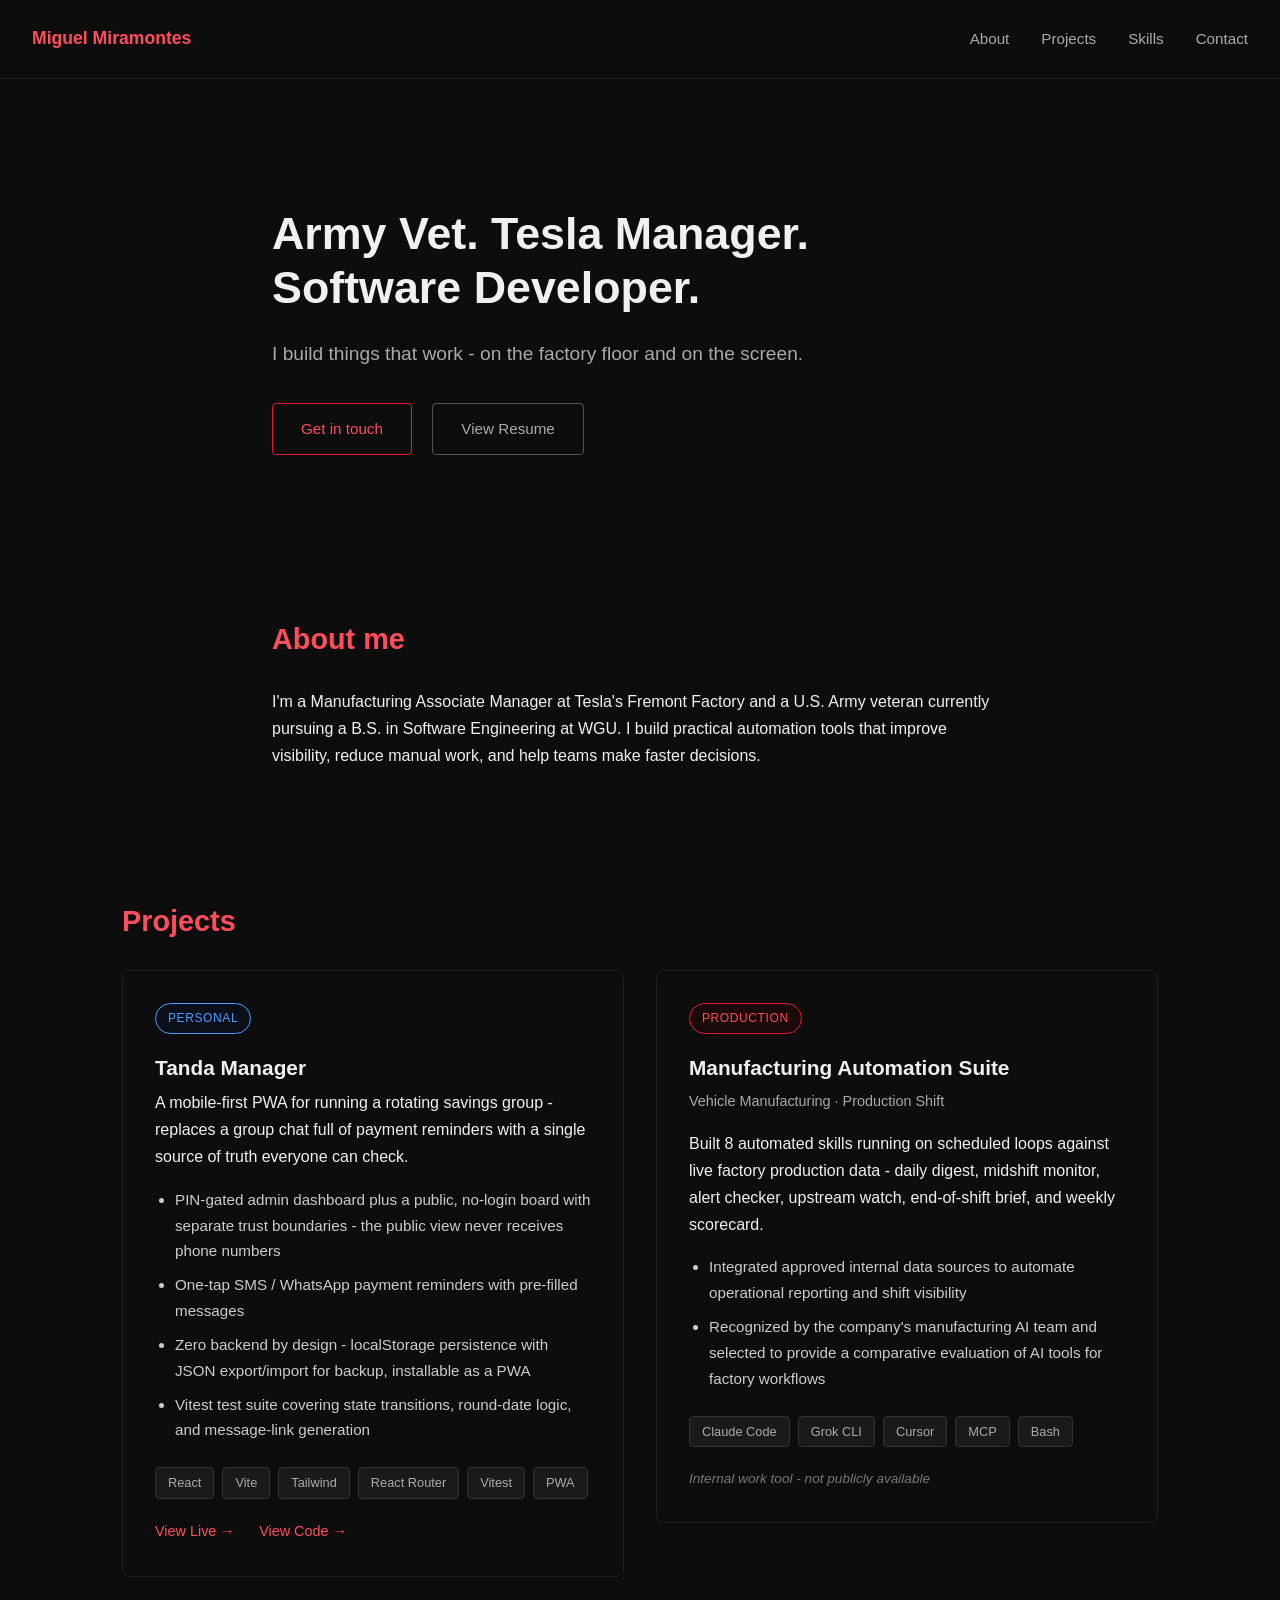
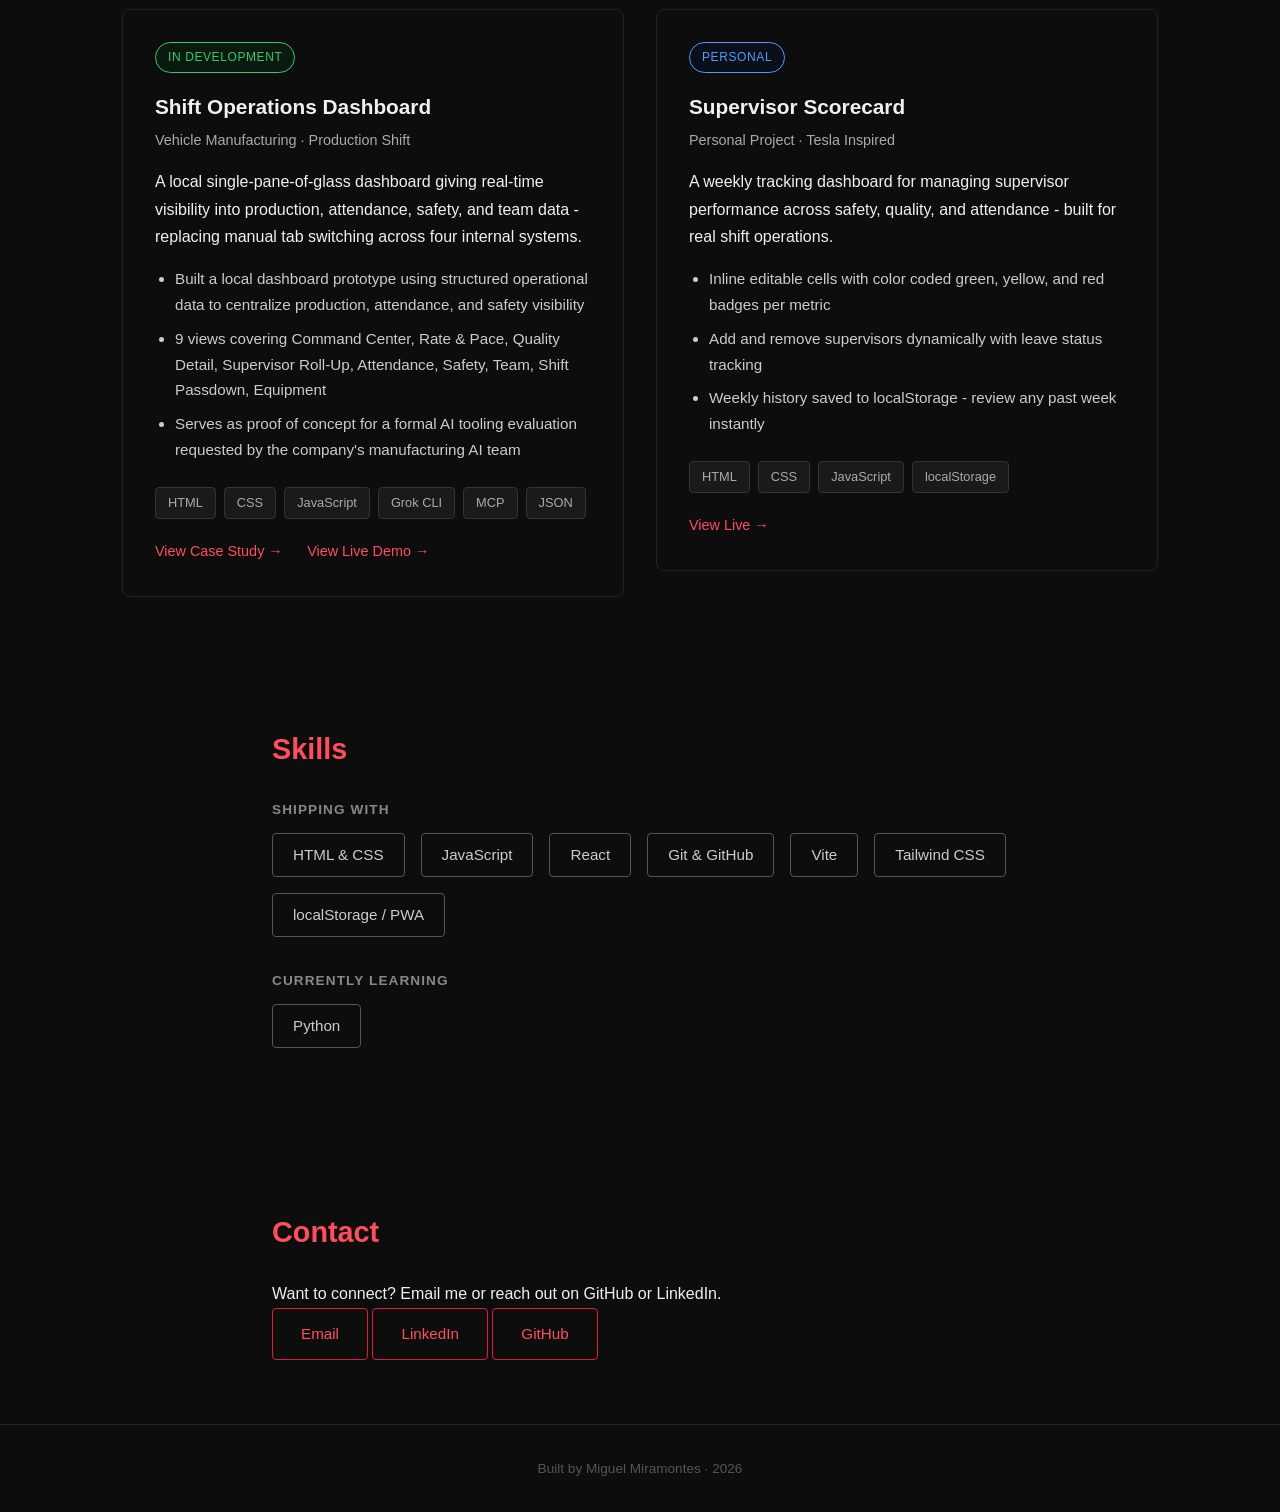
<file: index.html>
<!DOCTYPE html>
<html lang="en">
 <head>
    <meta charset="utf-8">
    <meta name="viewport" content="width=device-width, initial-scale=1.0">
    <title>Miguel Miramontes - Portfolio</title>
    <meta name="description" content="Portfolio of Miguel Miramontes - U.S. Army veteran and Tesla manufacturing manager building automation tools and web apps. Projects, case studies, and contact info.">
    <meta property="og:type" content="website">
    <meta property="og:title" content="Miguel Miramontes - Portfolio">
    <meta property="og:description" content="Army vet and Tesla manufacturing manager building automation tools and web apps.">
    <meta property="og:url" content="https://mmira11.github.io/">
    <meta property="og:image" content="https://mmira11.github.io/og-image.png">
    <meta name="twitter:card" content="summary_large_image">
    <link rel="icon" type="image/svg+xml" href="favicon.svg">
    <link rel="stylesheet" href="style.css" />
 </head>
 <body>

    <header>
        <nav>
            <span class="logo">Miguel Miramontes</span>
            <ul>
                <li><a href="#about">About</a></li>
                <li><a href="#projects">Projects</a></li>
                <li><a href="#skills">Skills</a></li>
                <li><a href="#contact">Contact</a></li>
            </ul>
        </nav>
    </header>

    <section id="hero">
        <h1>Army Vet. Tesla Manager. <br>Software Developer.</h1>
        <p>I build things that work - on the factory floor and on the screen.</p>
        <a href="#contact" class="btn">Get in touch</a>
        <a href="resume.pdf" class="btn btn-secondary" target="_blank">View Resume</a>
    </section>

    <section id="about">
        <h2>About me</h2>
        <p>
            I'm a Manufacturing Associate Manager at Tesla's Fremont Factory and a U.S. Army veteran currently pursuing a B.S. in Software Engineering at WGU. I build practical automation tools that improve visibility, reduce manual work, and help teams make faster decisions.
        </p>
    </section>

    <section id="projects">
        <h2>Projects</h2>
        <div class="projects-grid">

            <div class="project-card">
                <div class="project-header">
                    <span class="project-tag personal">Personal</span>
                </div>
                <h3>Tanda Manager</h3>
                <p>A mobile-first PWA for running a rotating savings group - replaces a group chat full of payment reminders with a single source of truth everyone can check.</p>
                <ul class="project-details">
                    <li>PIN-gated admin dashboard plus a public, no-login board with separate trust boundaries - the public view never receives phone numbers</li>
                    <li>One-tap SMS / WhatsApp payment reminders with pre-filled messages</li>
                    <li>Zero backend by design - localStorage persistence with JSON export/import for backup, installable as a PWA</li>
                    <li>Vitest test suite covering state transitions, round-date logic, and message-link generation</li>
                </ul>
                <div class="project-stack">
                    <span>React</span>
                    <span>Vite</span>
                    <span>Tailwind</span>
                    <span>React Router</span>
                    <span>Vitest</span>
                    <span>PWA</span>
                </div>
                <a href="https://mmira11.github.io/tanda-manager" class="project-link" target="_blank">View Live →</a>
                <a href="https://github.com/mmira11/tanda-manager" class="project-link" target="_blank">View Code →</a>
            </div>

            <div class="project-card">
                <div class="project-header">
                    <span class="project-tag">Production</span>
                </div>
                <h3>Manufacturing Automation Suite</h3>
                <p class="project-company">Vehicle Manufacturing · Production Shift</p>
                <p>Built 8 automated skills running on scheduled loops against live factory production data - daily digest, midshift monitor, alert checker, upstream watch, end-of-shift brief, and weekly scorecard.</p>
                <ul class="project-details">
                    <li>Integrated approved internal data sources to automate operational reporting and shift visibility</li>
                    <li>Recognized by the company's manufacturing AI team and selected to provide a comparative evaluation of AI tools for factory workflows</li>
                </ul>
                <div class="project-stack">
                    <span>Claude Code</span>
                    <span>Grok CLI</span>
                    <span>Cursor</span>
                    <span>MCP</span>
                    <span>Bash</span>
                </div>
                <p class="project-note">Internal work tool - not publicly available</p>
            </div>

            <div class="project-card">
                <div class="project-header">
                    <span class="project-tag in-dev">In Development</span>
                </div>
                <h3>Shift Operations Dashboard</h3>
                <p class="project-company">Vehicle Manufacturing · Production Shift</p>
                <p>A local single-pane-of-glass dashboard giving real-time visibility into production, attendance, safety, and team data - replacing manual tab switching across four internal systems.</p>
                <ul class="project-details">
                    <li>Built a local dashboard prototype using structured operational data to centralize production, attendance, and safety visibility</li>
                    <li>9 views covering Command Center, Rate & Pace, Quality Detail, Supervisor Roll-Up, Attendance, Safety, Team, Shift Passdown, Equipment</li>
                    <li>Serves as proof of concept for a formal AI tooling evaluation requested by the company's manufacturing AI team</li>
                </ul>
                <div class="project-stack">
                    <span>HTML</span>
                    <span>CSS</span>
                    <span>JavaScript</span>
                    <span>Grok CLI</span>
                    <span>MCP</span>
                    <span>JSON</span>
                </div>
                <a href="case-studies/manager-hub.html" class="project-link">View Case Study →</a>
                <a href="https://mmira11.github.io/atlas-motors-dashboard/" class="project-link" target="_blank">View Live Demo →</a>
            </div>

            <div class="project-card">
                <div class="project-header">
                    <span class="project-tag personal">Personal</span>
                </div>
                <h3>Supervisor Scorecard</h3>
                <p class="project-company">Personal Project · Tesla Inspired</p>
                <p>A weekly tracking dashboard for managing supervisor performance across safety, quality, and attendance - built for real shift operations.</p>
                <ul class="project-details">
                    <li>Inline editable cells with color coded green, yellow, and red badges per metric</li>
                    <li>Add and remove supervisors dynamically with leave status tracking</li>
                    <li>Weekly history saved to localStorage - review any past week instantly</li>
                </ul>
                <div class="project-stack">
                    <span>HTML</span>
                    <span>CSS</span>
                    <span>JavaScript</span>
                    <span>localStorage</span>
                </div>
                <a href="https://mmira11.github.io/supervisor-scorecard" class="project-link" target="_blank">View Live →</a>
            </div>

        </div>
    </section>

    <section id="skills">
        <h2>Skills</h2>
        <div class="skills-group">
            <h3>Shipping with</h3>
            <ul class="skills-list">
                <li>HTML &amp; CSS</li>
                <li>JavaScript</li>
                <li>React</li>
                <li>Git &amp; GitHub</li>
                <li>Vite</li>
                <li>Tailwind CSS</li>
                <li>localStorage / PWA</li>
            </ul>
        </div>
        <div class="skills-group">
            <h3>Currently learning</h3>
            <ul class="skills-list">
                <li>Python</li>
            </ul>
        </div>
    </section>

    <section id="contact">
        <h2>Contact</h2>
        <p>Want to connect? Email me or reach out on GitHub or LinkedIn.</p>
        <a href="mailto:mmiramontes2011@gmail.com" class="btn">Email</a>
        <a href="https://linkedin.com/in/miguel-miramontes-366155194" class="btn">LinkedIn</a>
        <a href="https://github.com/mmira11" class="btn">GitHub</a>
    </section>

    <footer>
        <p>Built by Miguel Miramontes · <span id="year">2026</span></p>
    </footer>

    <script src="script.js"></script>
 </body>
</html>
</file>
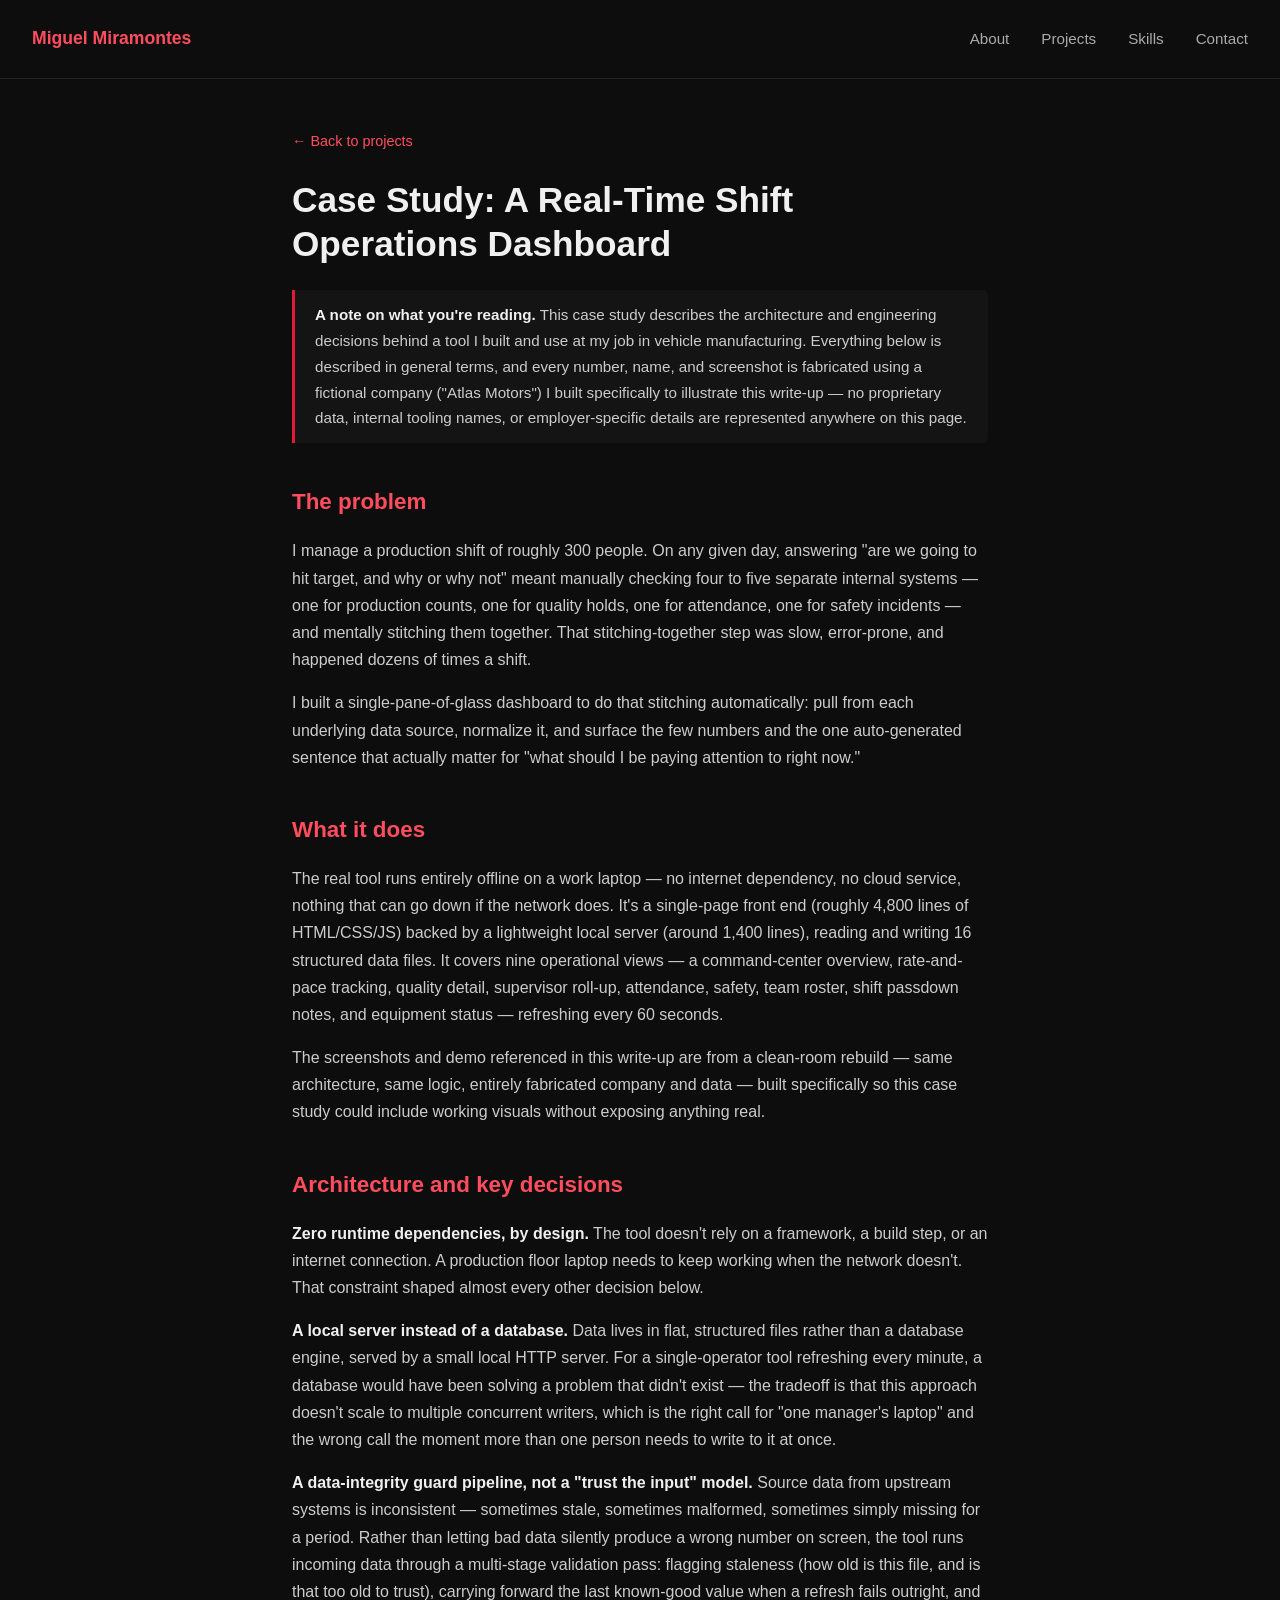
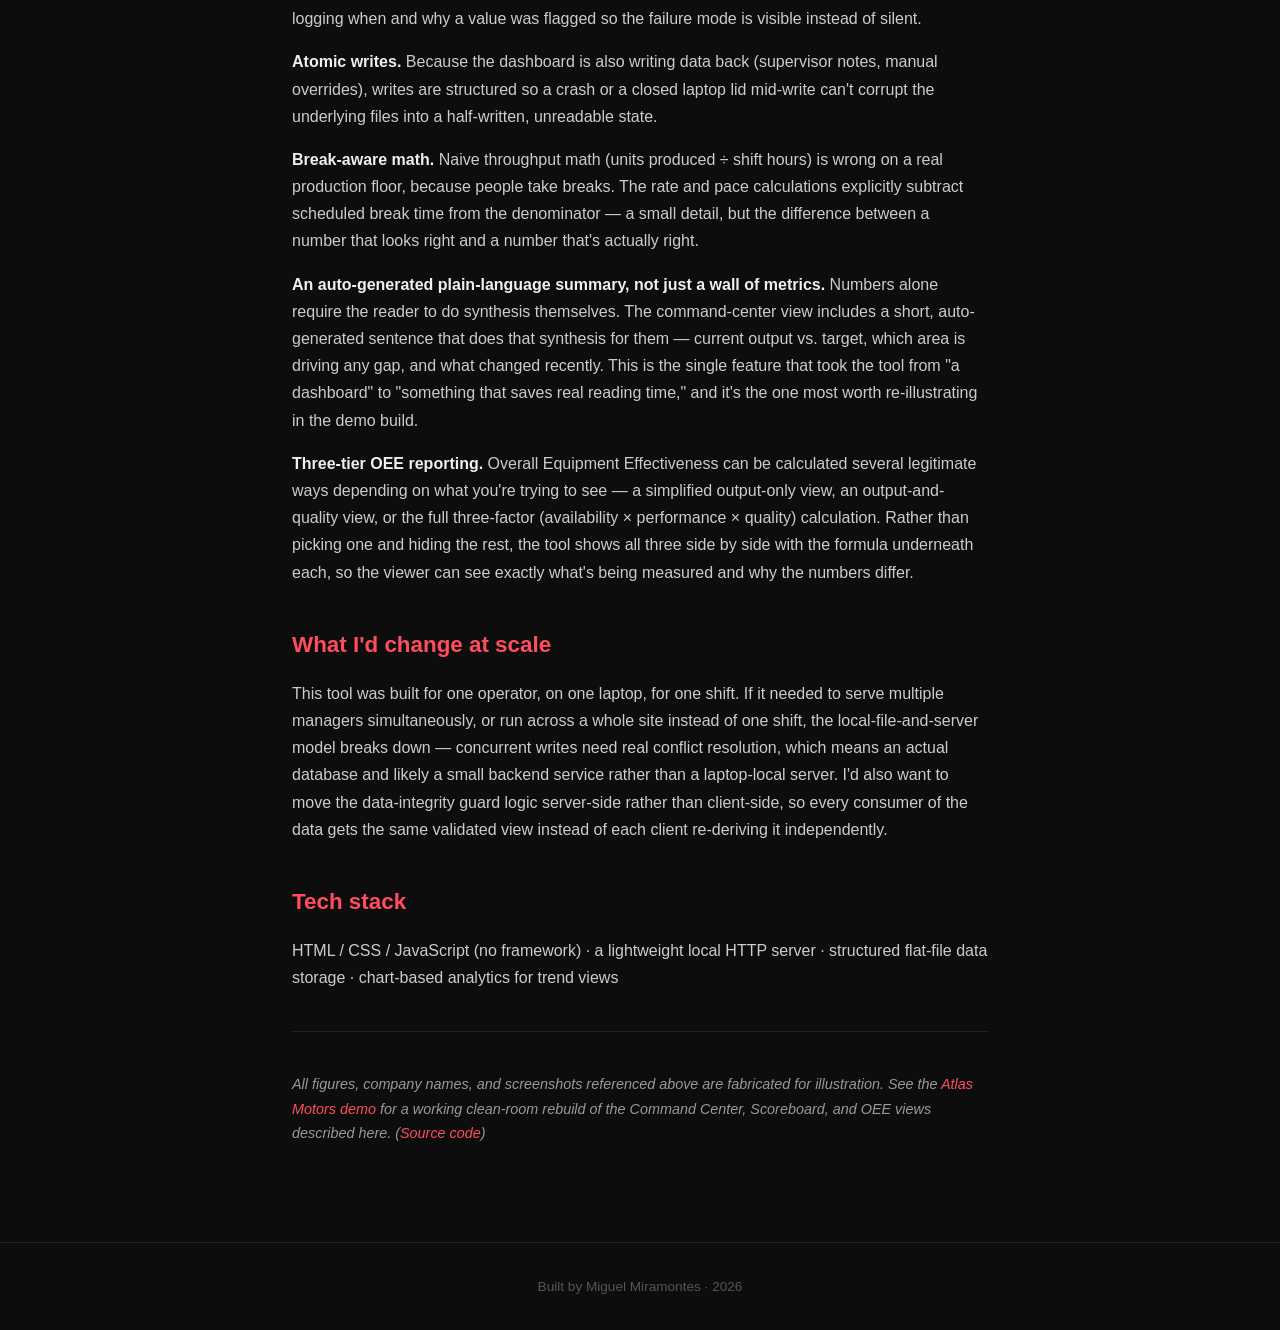
<file: case-studies/manager-hub.html>
<!DOCTYPE html>
<html lang="en">
 <head>
    <meta charset="utf-8">
    <meta name="viewport" content="width=device-width, initial-scale=1.0">
    <title>Case Study: A Real-Time Shift Operations Dashboard - Miguel Miramontes</title>
    <meta name="description" content="Case study: architecture and engineering decisions behind a real-time shift operations dashboard for vehicle manufacturing - data-integrity guards, atomic writes, and offline-first design.">
    <meta property="og:type" content="article">
    <meta property="og:title" content="Case Study: A Real-Time Shift Operations Dashboard">
    <meta property="og:description" content="Architecture and engineering decisions behind an offline-first manufacturing dashboard.">
    <meta property="og:url" content="https://mmira11.github.io/case-studies/manager-hub.html">
    <meta property="og:image" content="https://mmira11.github.io/og-image.png">
    <meta name="twitter:card" content="summary_large_image">
    <link rel="icon" type="image/svg+xml" href="../favicon.svg">
    <link rel="stylesheet" href="../style.css" />
 </head>
 <body>

    <header>
        <nav>
            <span class="logo"><a href="../index.html">Miguel Miramontes</a></span>
            <ul>
                <li><a href="../index.html#about">About</a></li>
                <li><a href="../index.html#projects">Projects</a></li>
                <li><a href="../index.html#skills">Skills</a></li>
                <li><a href="../index.html#contact">Contact</a></li>
            </ul>
        </nav>
    </header>

    <main class="case-study">
        <a href="../index.html#projects" class="back-link">← Back to projects</a>

        <h1>Case Study: A Real-Time Shift Operations Dashboard</h1>

        <blockquote>
            <p><strong>A note on what you're reading.</strong> This case study describes the architecture and engineering decisions behind a tool I built and use at my job in vehicle manufacturing. Everything below is described in general terms, and every number, name, and screenshot is fabricated using a fictional company ("Atlas Motors") I built specifically to illustrate this write-up — no proprietary data, internal tooling names, or employer-specific details are represented anywhere on this page.</p>
        </blockquote>

        <h2>The problem</h2>
        <p>I manage a production shift of roughly 300 people. On any given day, answering "are we going to hit target, and why or why not" meant manually checking four to five separate internal systems — one for production counts, one for quality holds, one for attendance, one for safety incidents — and mentally stitching them together. That stitching-together step was slow, error-prone, and happened dozens of times a shift.</p>
        <p>I built a single-pane-of-glass dashboard to do that stitching automatically: pull from each underlying data source, normalize it, and surface the few numbers and the one auto-generated sentence that actually matter for "what should I be paying attention to right now."</p>

        <h2>What it does</h2>
        <p>The real tool runs entirely offline on a work laptop — no internet dependency, no cloud service, nothing that can go down if the network does. It's a single-page front end (roughly 4,800 lines of HTML/CSS/JS) backed by a lightweight local server (around 1,400 lines), reading and writing 16 structured data files. It covers nine operational views — a command-center overview, rate-and-pace tracking, quality detail, supervisor roll-up, attendance, safety, team roster, shift passdown notes, and equipment status — refreshing every 60 seconds.</p>
        <p>The screenshots and demo referenced in this write-up are from a clean-room rebuild — same architecture, same logic, entirely fabricated company and data — built specifically so this case study could include working visuals without exposing anything real.</p>

        <h2>Architecture and key decisions</h2>
        <p><strong>Zero runtime dependencies, by design.</strong> The tool doesn't rely on a framework, a build step, or an internet connection. A production floor laptop needs to keep working when the network doesn't. That constraint shaped almost every other decision below.</p>
        <p><strong>A local server instead of a database.</strong> Data lives in flat, structured files rather than a database engine, served by a small local HTTP server. For a single-operator tool refreshing every minute, a database would have been solving a problem that didn't exist — the tradeoff is that this approach doesn't scale to multiple concurrent writers, which is the right call for "one manager's laptop" and the wrong call the moment more than one person needs to write to it at once.</p>
        <p><strong>A data-integrity guard pipeline, not a "trust the input" model.</strong> Source data from upstream systems is inconsistent — sometimes stale, sometimes malformed, sometimes simply missing for a period. Rather than letting bad data silently produce a wrong number on screen, the tool runs incoming data through a multi-stage validation pass: flagging staleness (how old is this file, and is that too old to trust), carrying forward the last known-good value when a refresh fails outright, and logging when and why a value was flagged so the failure mode is visible instead of silent.</p>
        <p><strong>Atomic writes.</strong> Because the dashboard is also writing data back (supervisor notes, manual overrides), writes are structured so a crash or a closed laptop lid mid-write can't corrupt the underlying files into a half-written, unreadable state.</p>
        <p><strong>Break-aware math.</strong> Naive throughput math (units produced ÷ shift hours) is wrong on a real production floor, because people take breaks. The rate and pace calculations explicitly subtract scheduled break time from the denominator — a small detail, but the difference between a number that looks right and a number that's actually right.</p>
        <p><strong>An auto-generated plain-language summary, not just a wall of metrics.</strong> Numbers alone require the reader to do synthesis themselves. The command-center view includes a short, auto-generated sentence that does that synthesis for them — current output vs. target, which area is driving any gap, and what changed recently. This is the single feature that took the tool from "a dashboard" to "something that saves real reading time," and it's the one most worth re-illustrating in the demo build.</p>
        <p><strong>Three-tier OEE reporting.</strong> Overall Equipment Effectiveness can be calculated several legitimate ways depending on what you're trying to see — a simplified output-only view, an output-and-quality view, or the full three-factor (availability × performance × quality) calculation. Rather than picking one and hiding the rest, the tool shows all three side by side with the formula underneath each, so the viewer can see exactly what's being measured and why the numbers differ.</p>

        <h2>What I'd change at scale</h2>
        <p>This tool was built for one operator, on one laptop, for one shift. If it needed to serve multiple managers simultaneously, or run across a whole site instead of one shift, the local-file-and-server model breaks down — concurrent writes need real conflict resolution, which means an actual database and likely a small backend service rather than a laptop-local server. I'd also want to move the data-integrity guard logic server-side rather than client-side, so every consumer of the data gets the same validated view instead of each client re-deriving it independently.</p>

        <h2>Tech stack</h2>
        <p>HTML / CSS / JavaScript (no framework) · a lightweight local HTTP server · structured flat-file data storage · chart-based analytics for trend views</p>

        <hr>

        <p class="fine-print">All figures, company names, and screenshots referenced above are fabricated for illustration. See the <a href="https://mmira11.github.io/atlas-motors-dashboard/" target="_blank">Atlas Motors demo</a> for a working clean-room rebuild of the Command Center, Scoreboard, and OEE views described here. (<a href="https://github.com/mmira11/atlas-motors-dashboard" target="_blank">Source code</a>)</p>
    </main>

    <footer>
        <p>Built by Miguel Miramontes · <span id="year">2026</span></p>
    </footer>

    <script src="../script.js"></script>
 </body>
</html>
</file>
<file: style.css>
/* -- Reset & Base -- */
* {
    margin: 0;
    padding: 0;
    box-sizing: border-box;
}

:root {
    /* Deep red for fills and borders, brighter red for text on dark */
    --red: #e31937;
    --red-text: #ff4d5d;
    --bg: #0d0d0d;
}

html {
    scroll-behavior: smooth;
    scroll-padding-top: 5rem;
}

body {
    font-family: 'Segoe UI', sans-serif;
    background-color: var(--bg);
    color: #f0f0f0;
    line-height: 1.7;
}

a {
    color: inherit;
    text-decoration: none;
}

/* -- Nav -- */
nav {
    display: flex;
    justify-content: space-between;
    align-items: center;
    padding: 1.5rem 2rem;
    position: sticky;
    top: 0;
    background-color: var(--bg);
    border-bottom: 1px solid #222;
    z-index: 100;
}

.logo {
    font-weight: 700;
    font-size: 1.1rem;
    color: var(--red-text);
}

nav ul {
    list-style: none;
    display: flex;
    gap: 2rem;
}

nav ul a {
    font-size: 0.95rem;
    color: #aaa;
    transition: color 0.2s;
}

nav ul a:hover {
    color: #f0f0f0;
}

/* -- Section -- */
section {
    max-width: 800px;
    margin: 0 auto;
    padding: 4rem 2rem;
}

/* -- Hero -- */
#hero {
    padding-top: 8rem;
    padding-bottom: 6rem;
}

#hero h1 {
    font-size: 2.8rem;
    line-height: 1.2;
    margin-bottom: 1.5rem;
}

#hero p {
    font-size: 1.2rem;
    color: #aaa;
    margin-bottom: 2rem;
}

/* -- Headings -- */
h2 {
    font-size: 1.8rem;
    margin-bottom: 1.5rem;
    color: var(--red-text);
}

/* -- Button -- */
.btn {
    display: inline-block;
    padding: 0.75rem 1.75rem;
    border: 1px solid var(--red);
    color: var(--red-text);
    border-radius: 4px;
    font-size: 0.95rem;
    transition: background-color 0.2s, color 0.2s;
}

.btn:hover {
    background-color: var(--red);
    color: #fff;
}

/* -- Footer -- */
footer {
    text-align: center;
    padding: 2rem;
    font-size: 0.85rem;
    color: #555;
    border-top: 1px solid #222;
}

/* -- Fade in on scroll (only when JS is running, and motion is OK) -- */
@media (prefers-reduced-motion: no-preference) {
    body.js section {
        opacity: 0;
        transform: translateY(20px);
        transition: opacity 0.6s ease, transform 0.6s ease;
    }

    body.js section.visible {
        opacity: 1;
        transform: translateY(0);
    }
}

/* -- Skills -- */
.skills-group {
    margin-bottom: 2rem;
}

.skills-group h3 {
    font-size: 0.85rem;
    font-weight: 600;
    text-transform: uppercase;
    letter-spacing: 0.08em;
    color: #888;
    margin-bottom: 0.75rem;
}

.skills-list {
    list-style: none;
    display: flex;
    flex-wrap: wrap;
    gap: 1rem;
    padding: 0;
}

.skills-list li {
    padding: 0.5rem 1.25rem;
    border: 1px solid #555;
    border-radius: 4px;
    font-size: 0.95rem;
    color: #ccc;
}

/* -- Projects -- */
#projects {
    max-width: 1100px;
}

.projects-grid {
    display: grid;
    grid-template-columns: 1fr;
    gap: 2rem;
}

@media (min-width: 900px) {
    .projects-grid {
        grid-template-columns: 1fr 1fr;
        align-items: start;
    }
}

.project-card {
    border: 1px solid #222;
    border-radius: 8px;
    padding: 2rem;
    transition: border-color 0.2s;
}

.project-card:hover {
    border-color: var(--red);
}

.project-header {
    margin-bottom: 1rem;
}

.project-tag {
    font-size: 0.75rem;
    padding: 0.25rem 0.75rem;
    border-radius: 20px;
    background-color: #1a0a0a;
    color: var(--red-text);
    border: 1px solid var(--red);
    text-transform: uppercase;
    letter-spacing: 0.05em;
    display: inline-block;
}

.project-card h3 {
    font-size: 1.3rem;
    font-weight: 600;
    margin-bottom: 0.25rem;
    color: #f0f0f0;
}

.project-company {
    font-size: 0.9rem;
    color: #aaa;
    margin-bottom: 1rem;
}

.project-details {
    margin: 1rem 0;
    padding-left: 1.25rem;
}

.project-details li {
    font-size: 0.95rem;
    color: #ccc;
    margin-bottom: 0.5rem;
}

.project-stack {
    display: flex;
    flex-wrap: wrap;
    gap: 0.5rem;
    margin-top: 1.5rem;
}

.project-stack span {
    font-size: 0.8rem;
    padding: 0.25rem 0.75rem;
    border-radius: 4px;
    background-color: #1a1a1a;
    color: #aaa;
    border: 1px solid #333;
    display: inline-block;
}

.project-tag.in-dev {
    background-color: #0a1a0f;
    color: #2ecc71;
    border-color: #2ecc71;
}

.project-tag.personal {
    background-color: #0a0f1a;
    color: #4a9eff;
    border-color: #4a9eff;
}

/* -- Mobile -- */
@media (max-width: 600px) {
    nav {
        flex-direction: column;
        gap: 1rem;
        padding: 1rem;
    }

    nav ul {
        gap: 1rem;
        flex-wrap: wrap;
        justify-content: center;
    }

    #hero {
        padding-top: 5rem;
        padding-bottom: 4rem;
    }

    #hero h1 {
        font-size: 2rem;
    }

    section {
        padding: 2rem 1.25rem;
    }

    .btn {
        display: inline-block;
        text-align: center;
        margin-bottom: 0.75rem;
    }
}

/* -- Secondary button -- */
.btn-secondary {
    border-color: #555;
    color: #aaa;
    margin-left: 1rem;
}

.btn-secondary:hover {
    background-color: #555;
    color: #fff;
}

.project-link {
    display: inline-block;
    margin-top: 1.25rem;
    margin-right: 1.25rem;
    font-size: 0.9rem;
    color: var(--red-text);
    transition: color 0.2s;
}

.project-link:hover {
    color: #fff;
}

/* -- Internal-project note -- */
.project-note {
    margin-top: 1.25rem;
    font-size: 0.85rem;
    font-style: italic;
    color: #777;
}

/* -- Case study page -- */
.case-study {
    max-width: 760px;
    margin: 0 auto;
    padding: 3rem 2rem 5rem;
}

.case-study h1 {
    font-size: 2.2rem;
    line-height: 1.25;
    margin: 1.5rem 0;
}

.case-study h2 {
    font-size: 1.4rem;
    margin: 2.5rem 0 1rem;
}

.case-study p,
.case-study li {
    color: #ccc;
    margin-bottom: 1rem;
}

.case-study ul {
    padding-left: 1.25rem;
}

.case-study strong {
    color: #f0f0f0;
}

.case-study blockquote {
    border-left: 3px solid var(--red);
    padding: 0.75rem 1.25rem;
    margin: 1.5rem 0;
    background-color: #141414;
    border-radius: 0 6px 6px 0;
    font-size: 0.95rem;
    color: #aaa;
}

.case-study blockquote p {
    margin-bottom: 0;
}

.case-study a {
    color: var(--red-text);
}

.case-study a:hover {
    color: #fff;
}

.back-link {
    display: inline-block;
    font-size: 0.9rem;
    color: #aaa;
    transition: color 0.2s;
}

.back-link:hover {
    color: #f0f0f0;
}

.case-study hr {
    border: none;
    border-top: 1px solid #222;
    margin: 2.5rem 0;
}

.case-study .fine-print {
    font-size: 0.9rem;
    font-style: italic;
    color: #999;
}
</file>
